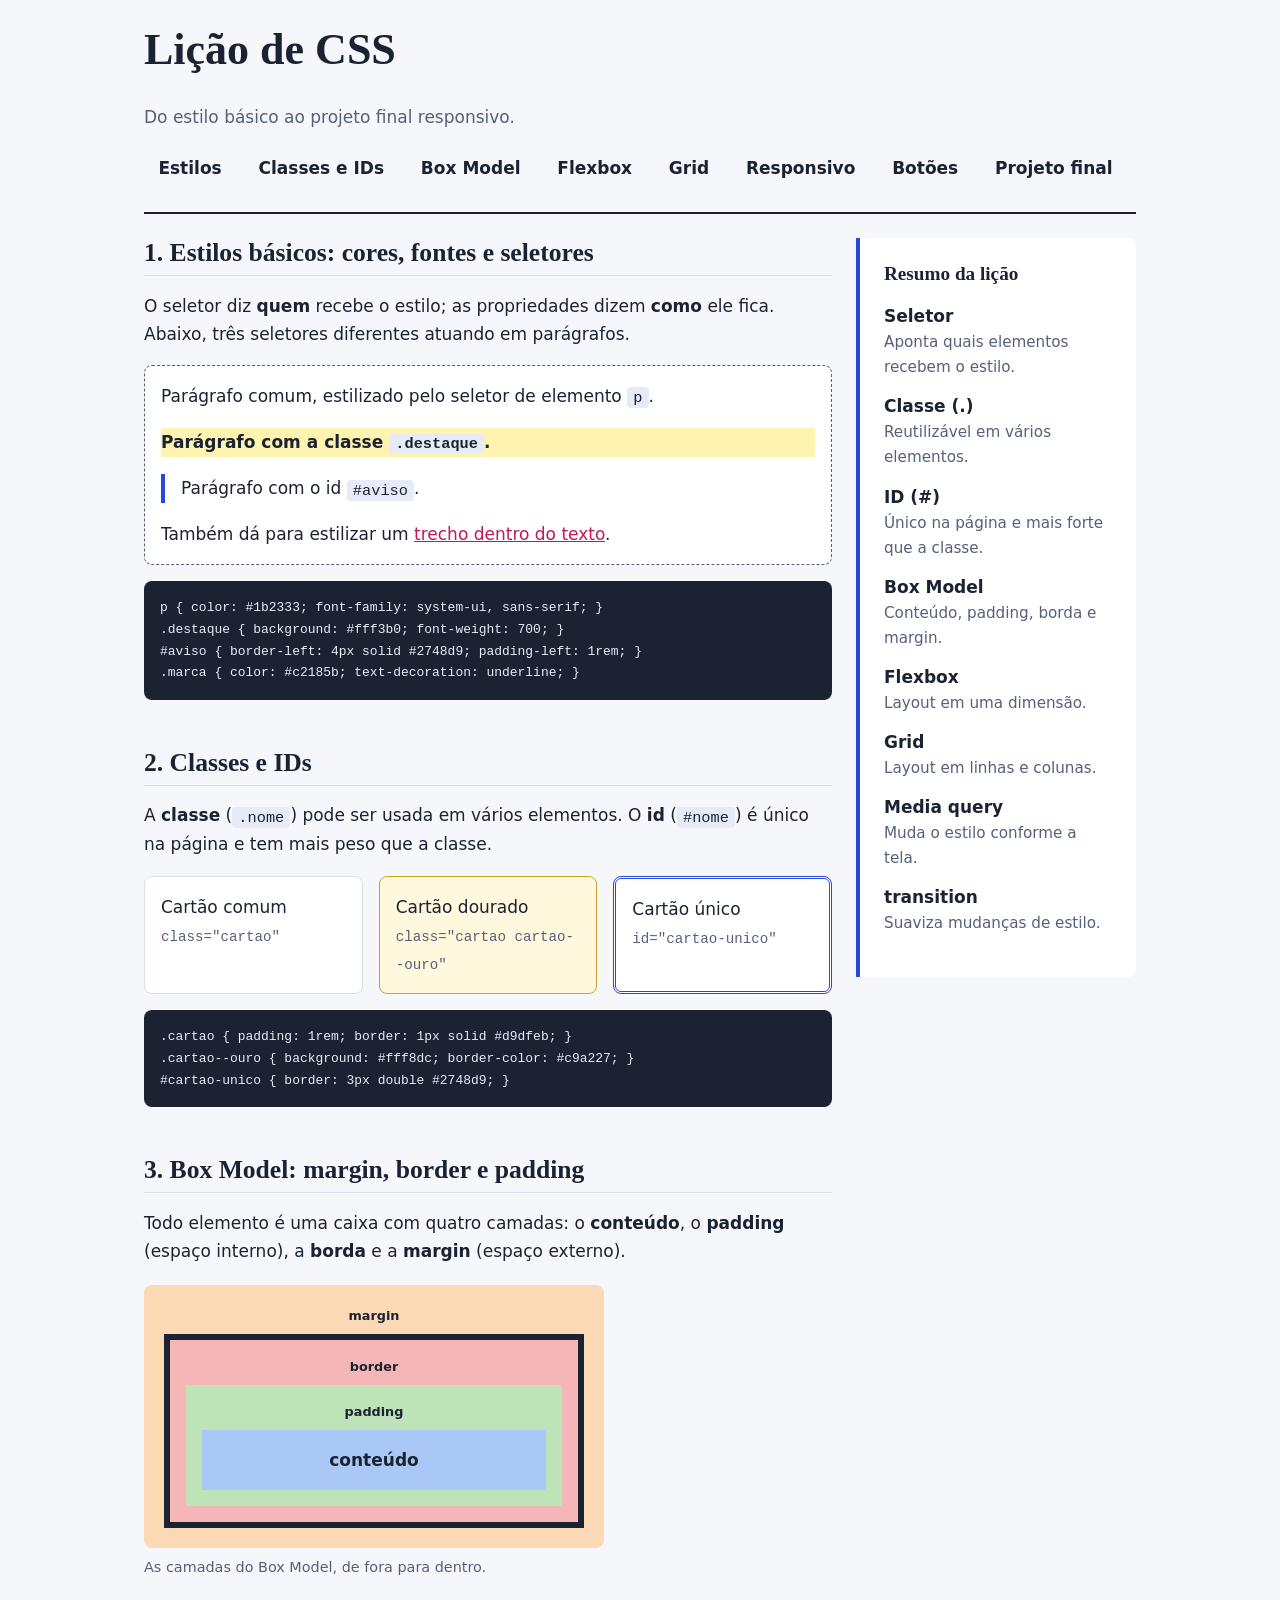
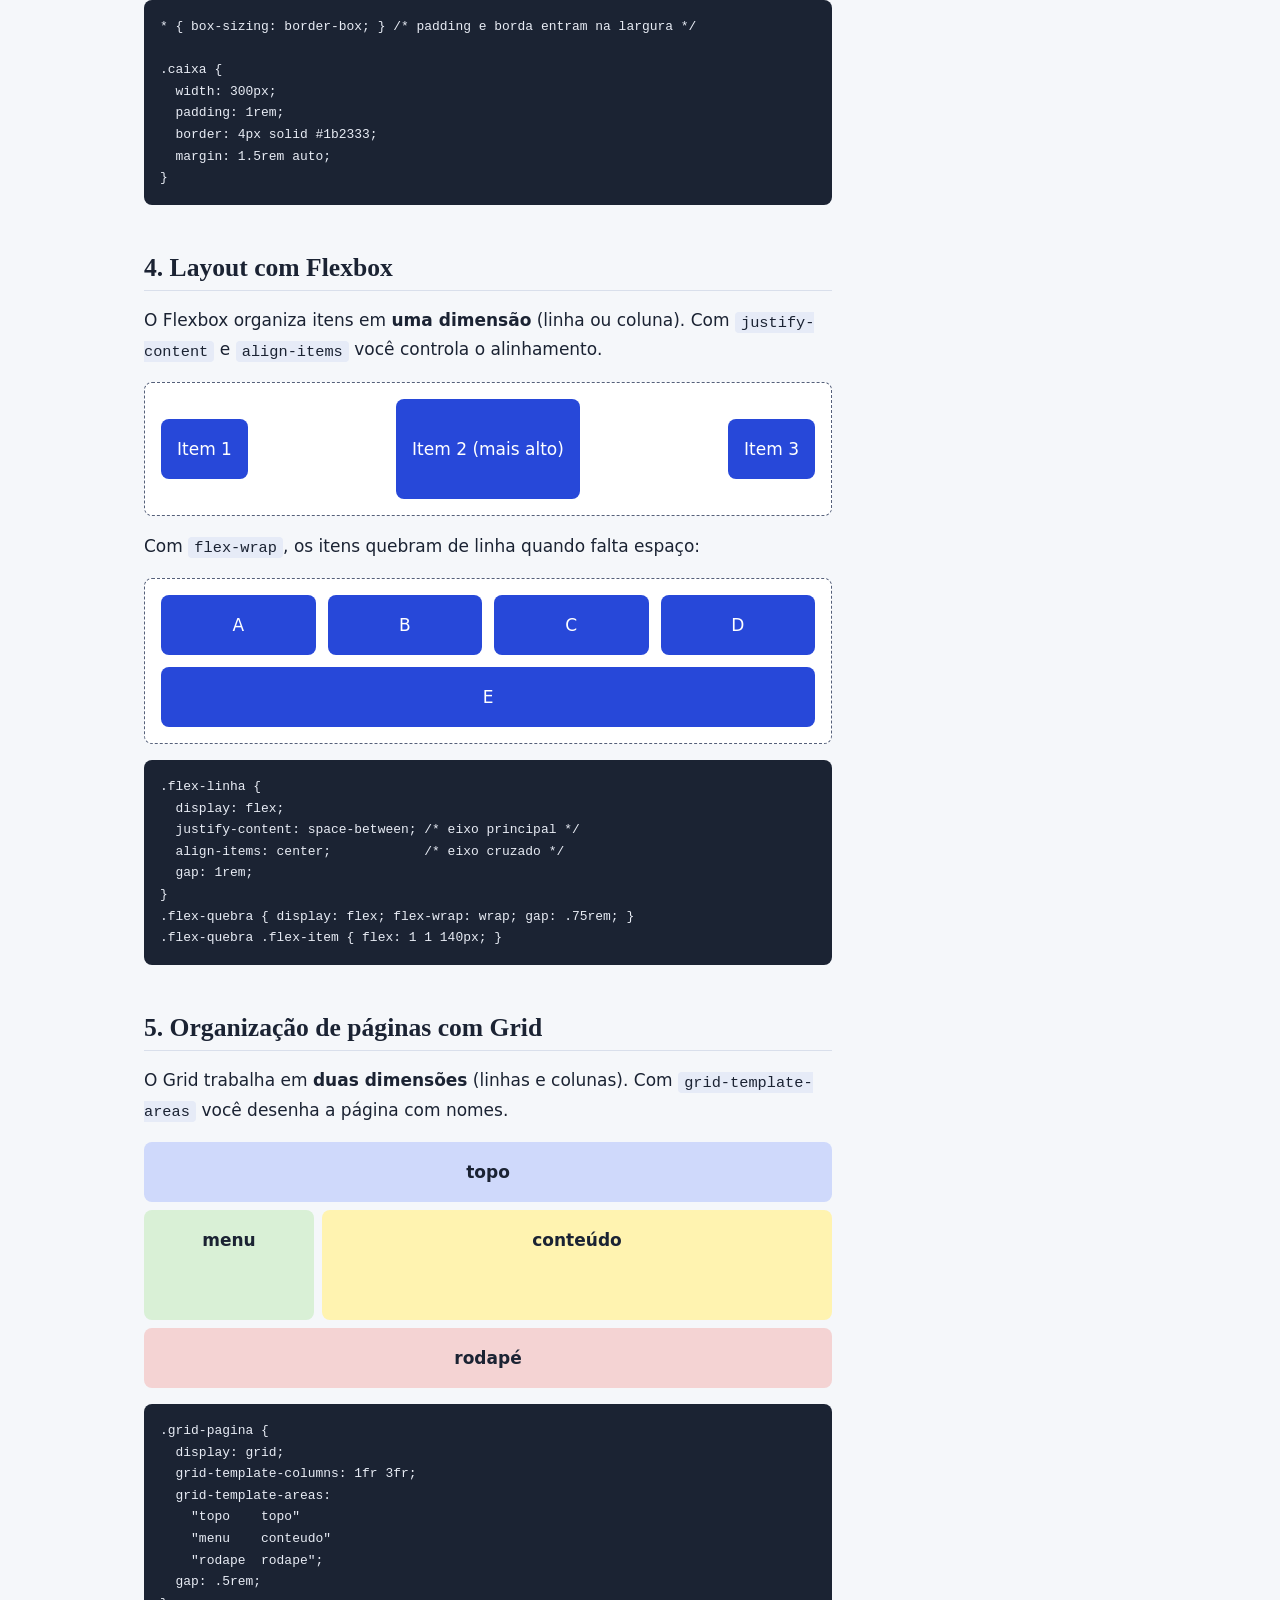
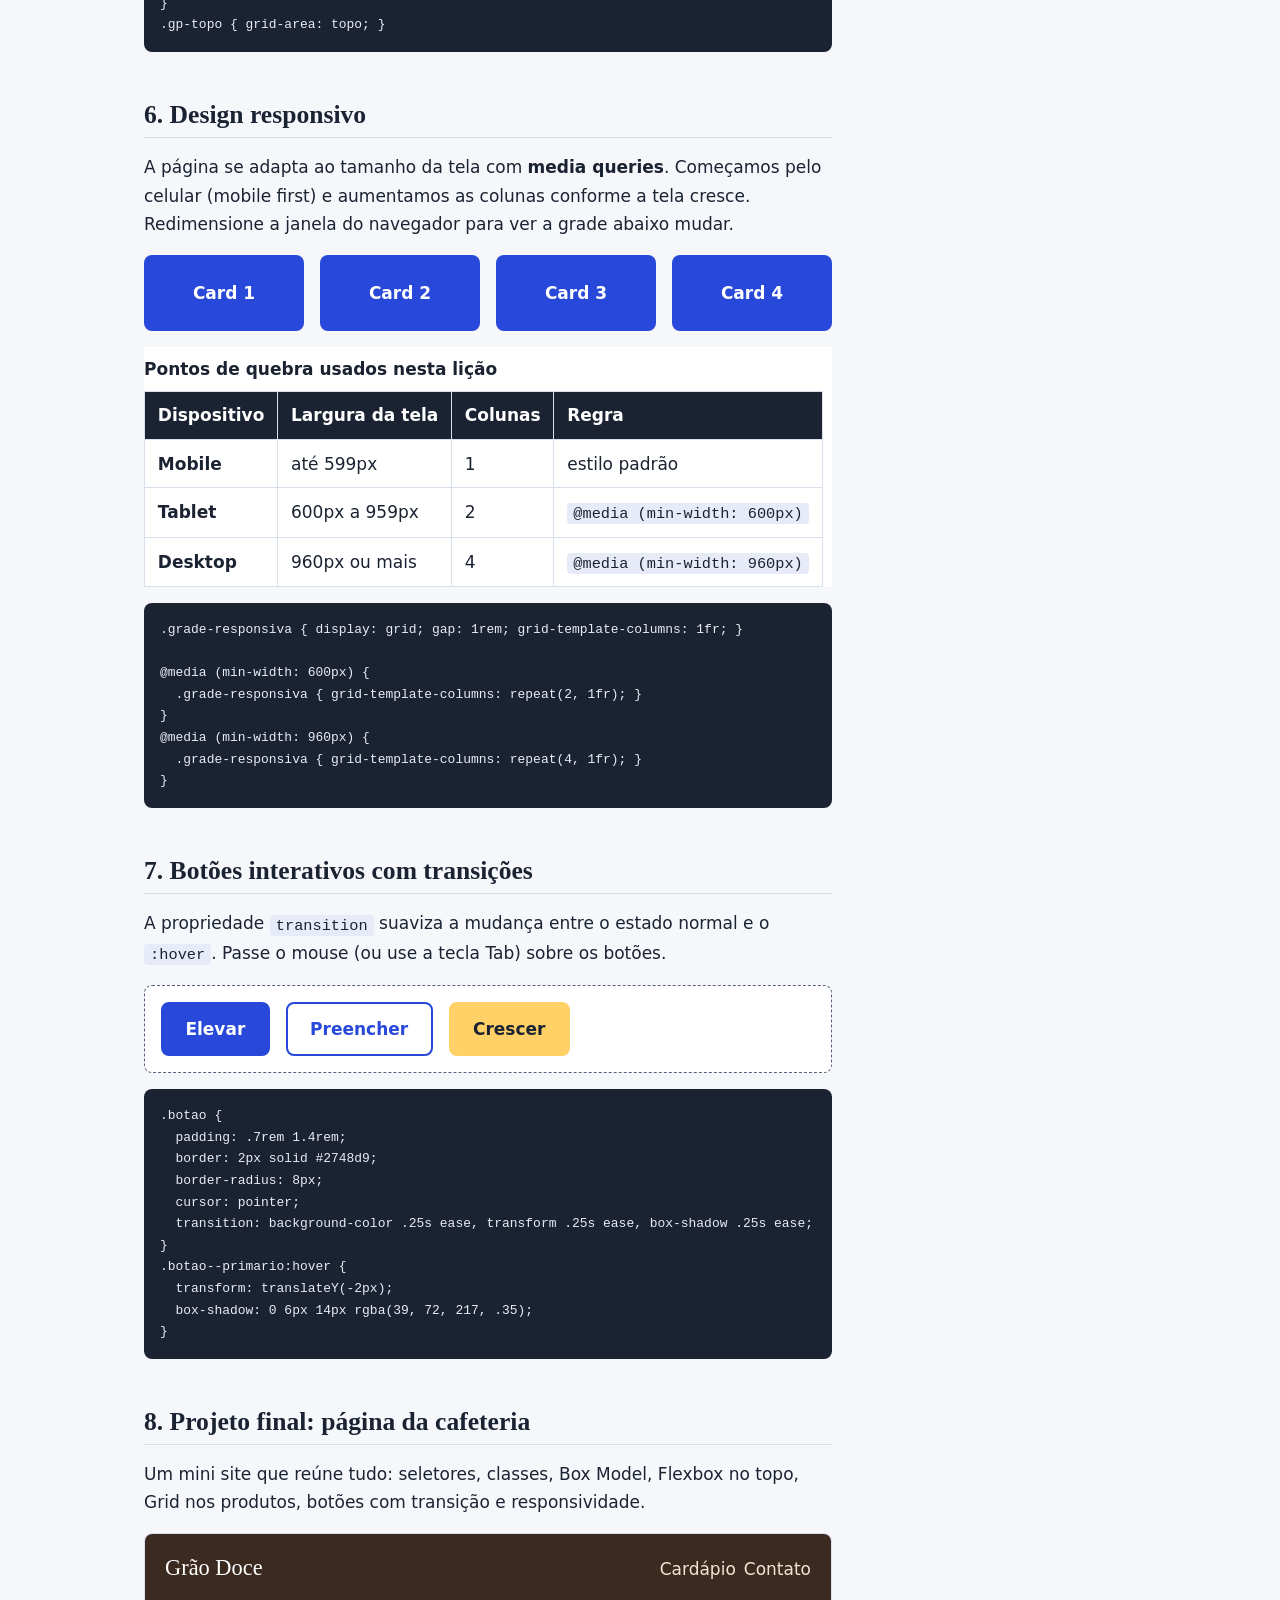
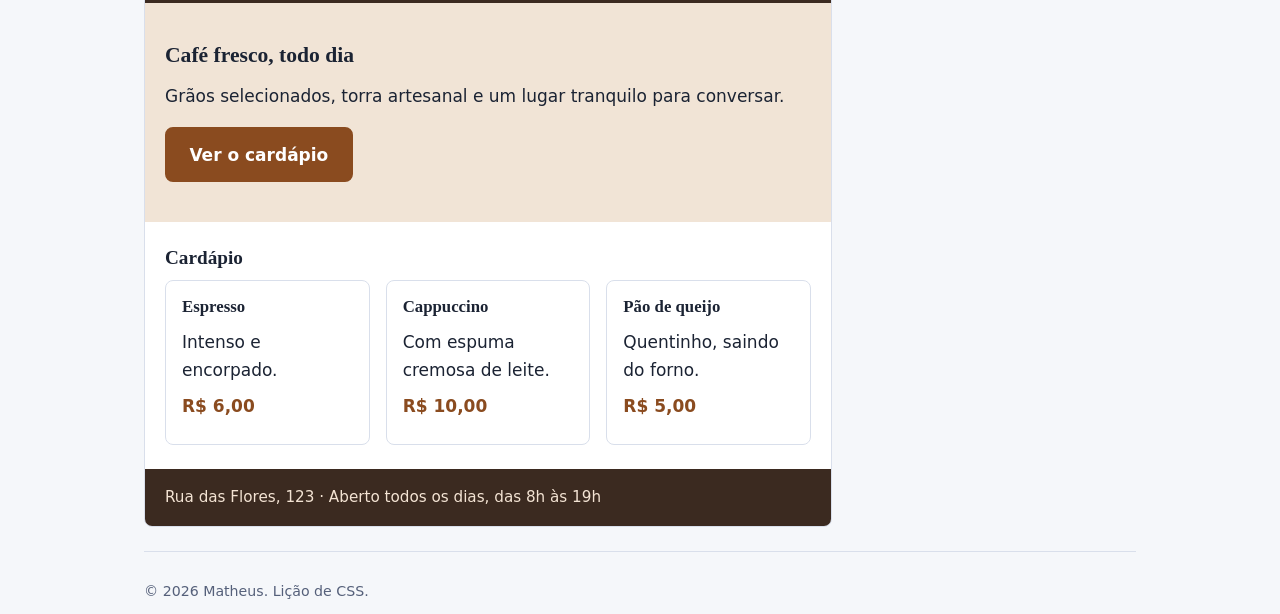
<file: Módulo_06/index.html>
<!DOCTYPE html>
<html lang="pt-BR">
<head>
  <meta charset="UTF-8">
  <meta name="viewport" content="width=device-width, initial-scale=1">
  <title>Lição de CSS – do estilo básico ao layout responsivo</title>
  <link rel="stylesheet" href="style.css">
</head>
<body>

  <header>
    <h1>Lição de CSS</h1>
    <p>Do estilo básico ao projeto final responsivo.</p>

    <nav aria-label="Menu da lição">
      <ul>
        <li><a href="#estilos">Estilos</a></li>
        <li><a href="#classes-ids">Classes e IDs</a></li>
        <li><a href="#box-model">Box Model</a></li>
        <li><a href="#flexbox">Flexbox</a></li>
        <li><a href="#grid">Grid</a></li>
        <li><a href="#responsivo">Responsivo</a></li>
        <li><a href="#botoes">Botões</a></li>
        <li><a href="#projeto">Projeto final</a></li>
      </ul>
    </nav>
  </header>

  <main>

    <!-- 1. ESTILOS BÁSICOS -->
    <section id="estilos">
      <h2>1. Estilos básicos: cores, fontes e seletores</h2>
      <p>
        O seletor diz <strong>quem</strong> recebe o estilo; as propriedades dizem
        <strong>como</strong> ele fica. Abaixo, três seletores diferentes atuando em parágrafos.
      </p>

      <div class="demo">
        <p>Parágrafo comum, estilizado pelo seletor de elemento <code>p</code>.</p>
        <p class="destaque">Parágrafo com a classe <code>.destaque</code>.</p>
        <p id="aviso">Parágrafo com o id <code>#aviso</code>.</p>
        <p>Também dá para estilizar um <span class="marca">trecho dentro do texto</span>.</p>
      </div>

      <pre><code>p { color: #1b2333; font-family: system-ui, sans-serif; }
.destaque { background: #fff3b0; font-weight: 700; }
#aviso { border-left: 4px solid #2748d9; padding-left: 1rem; }
.marca { color: #c2185b; text-decoration: underline; }</code></pre>
    </section>

    <!-- 2. CLASSES E IDs -->
    <section id="classes-ids">
      <h2>2. Classes e IDs</h2>
      <p>
        A <strong>classe</strong> (<code>.nome</code>) pode ser usada em vários elementos.
        O <strong>id</strong> (<code>#nome</code>) é único na página e tem mais peso que a classe.
      </p>

      <div class="cartoes">
        <div class="cartao">Cartão comum<br><small>class="cartao"</small></div>
        <div class="cartao cartao--ouro">Cartão dourado<br><small>class="cartao cartao--ouro"</small></div>
        <div class="cartao" id="cartao-unico">Cartão único<br><small>id="cartao-unico"</small></div>
      </div>

      <pre><code>.cartao { padding: 1rem; border: 1px solid #d9dfeb; }
.cartao--ouro { background: #fff8dc; border-color: #c9a227; }
#cartao-unico { border: 3px double #2748d9; }</code></pre>
    </section>

    <!-- 3. BOX MODEL -->
    <section id="box-model">
      <h2>3. Box Model: margin, border e padding</h2>
      <p>
        Todo elemento é uma caixa com quatro camadas: o <strong>conteúdo</strong>, o
        <strong>padding</strong> (espaço interno), a <strong>borda</strong> e a
        <strong>margin</strong> (espaço externo).
      </p>

      <figure>
        <div class="bm bm-margem">
          <span>margin</span>
          <div class="bm bm-borda">
            <span>border</span>
            <div class="bm bm-padding">
              <span>padding</span>
              <div class="bm bm-conteudo">conteúdo</div>
            </div>
          </div>
        </div>
        <figcaption>As camadas do Box Model, de fora para dentro.</figcaption>
      </figure>

      <pre><code>* { box-sizing: border-box; } /* padding e borda entram na largura */

.caixa {
  width: 300px;
  padding: 1rem;
  border: 4px solid #1b2333;
  margin: 1.5rem auto;
}</code></pre>
    </section>

    <!-- 4. FLEXBOX -->
    <section id="flexbox">
      <h2>4. Layout com Flexbox</h2>
      <p>
        O Flexbox organiza itens em <strong>uma dimensão</strong> (linha ou coluna).
        Com <code>justify-content</code> e <code>align-items</code> você controla o alinhamento.
      </p>

      <div class="demo">
        <div class="flex-linha">
          <div class="flex-item">Item 1</div>
          <div class="flex-item flex-item--alto">Item 2 (mais alto)</div>
          <div class="flex-item">Item 3</div>
        </div>
      </div>

      <p>Com <code>flex-wrap</code>, os itens quebram de linha quando falta espaço:</p>

      <div class="demo">
        <div class="flex-quebra">
          <div class="flex-item">A</div>
          <div class="flex-item">B</div>
          <div class="flex-item">C</div>
          <div class="flex-item">D</div>
          <div class="flex-item">E</div>
        </div>
      </div>

      <pre><code>.flex-linha {
  display: flex;
  justify-content: space-between; /* eixo principal */
  align-items: center;            /* eixo cruzado */
  gap: 1rem;
}
.flex-quebra { display: flex; flex-wrap: wrap; gap: .75rem; }
.flex-quebra .flex-item { flex: 1 1 140px; }</code></pre>
    </section>

    <!-- 5. GRID -->
    <section id="grid">
      <h2>5. Organização de páginas com Grid</h2>
      <p>
        O Grid trabalha em <strong>duas dimensões</strong> (linhas e colunas). Com
        <code>grid-template-areas</code> você desenha a página com nomes.
      </p>

      <div class="grid-pagina">
        <div class="gp gp-topo">topo</div>
        <div class="gp gp-menu">menu</div>
        <div class="gp gp-conteudo">conteúdo</div>
        <div class="gp gp-rodape">rodapé</div>
      </div>

      <pre><code>.grid-pagina {
  display: grid;
  grid-template-columns: 1fr 3fr;
  grid-template-areas:
    "topo    topo"
    "menu    conteudo"
    "rodape  rodape";
  gap: .5rem;
}
.gp-topo { grid-area: topo; }</code></pre>
    </section>

    <!-- 6. RESPONSIVO -->
    <section id="responsivo">
      <h2>6. Design responsivo</h2>
      <p>
        A página se adapta ao tamanho da tela com <strong>media queries</strong>.
        Começamos pelo celular (mobile first) e aumentamos as colunas conforme a tela cresce.
        Redimensione a janela do navegador para ver a grade abaixo mudar.
      </p>

      <div class="grade-responsiva">
        <div class="mini-card">Card 1</div>
        <div class="mini-card">Card 2</div>
        <div class="mini-card">Card 3</div>
        <div class="mini-card">Card 4</div>
      </div>

      <table>
        <caption>Pontos de quebra usados nesta lição</caption>
        <thead>
          <tr>
            <th scope="col">Dispositivo</th>
            <th scope="col">Largura da tela</th>
            <th scope="col">Colunas</th>
            <th scope="col">Regra</th>
          </tr>
        </thead>
        <tbody>
          <tr>
            <th scope="row">Mobile</th>
            <td>até 599px</td>
            <td>1</td>
            <td>estilo padrão</td>
          </tr>
          <tr>
            <th scope="row">Tablet</th>
            <td>600px a 959px</td>
            <td>2</td>
            <td><code>@media (min-width: 600px)</code></td>
          </tr>
          <tr>
            <th scope="row">Desktop</th>
            <td>960px ou mais</td>
            <td>4</td>
            <td><code>@media (min-width: 960px)</code></td>
          </tr>
        </tbody>
      </table>

      <pre><code>.grade-responsiva { display: grid; gap: 1rem; grid-template-columns: 1fr; }

@media (min-width: 600px) {
  .grade-responsiva { grid-template-columns: repeat(2, 1fr); }
}
@media (min-width: 960px) {
  .grade-responsiva { grid-template-columns: repeat(4, 1fr); }
}</code></pre>
    </section>

    <!-- 7. BOTÕES -->
    <section id="botoes">
      <h2>7. Botões interativos com transições</h2>
      <p>
        A propriedade <code>transition</code> suaviza a mudança entre o estado normal e o
        <code>:hover</code>. Passe o mouse (ou use a tecla Tab) sobre os botões.
      </p>

      <div class="demo botoes">
        <button type="button" class="botao botao--primario">Elevar</button>
        <button type="button" class="botao botao--contorno">Preencher</button>
        <button type="button" class="botao botao--crescer">Crescer</button>
      </div>

      <pre><code>.botao {
  padding: .7rem 1.4rem;
  border: 2px solid #2748d9;
  border-radius: 8px;
  cursor: pointer;
  transition: background-color .25s ease, transform .25s ease, box-shadow .25s ease;
}
.botao--primario:hover {
  transform: translateY(-2px);
  box-shadow: 0 6px 14px rgba(39, 72, 217, .35);
}</code></pre>
    </section>

    <!-- 8. PROJETO FINAL -->
    <section id="projeto">
      <h2>8. Projeto final: página da cafeteria</h2>
      <p>
        Um mini site que reúne tudo: seletores, classes, Box Model, Flexbox no topo,
        Grid nos produtos, botões com transição e responsividade.
      </p>

      <article class="projeto">
        <header class="projeto-topo">
          <p class="projeto-logo">Grão Doce</p>
          <nav aria-label="Menu da cafeteria">
            <ul>
              <li><a href="#projeto-cardapio">Cardápio</a></li>
              <li><a href="#projeto-contato">Contato</a></li>
            </ul>
          </nav>
        </header>

        <section class="projeto-hero">
          <h3>Café fresco, todo dia</h3>
          <p>Grãos selecionados, torra artesanal e um lugar tranquilo para conversar.</p>
          <button type="button" class="botao botao--cafe">Ver o cardápio</button>
        </section>

        <section class="projeto-cardapio" id="projeto-cardapio">
          <h4>Cardápio</h4>
          <div class="produtos">
            <div class="produto">
              <h5>Espresso</h5>
              <p>Intenso e encorpado.</p>
              <p class="produto-preco">R$ 6,00</p>
            </div>
            <div class="produto">
              <h5>Cappuccino</h5>
              <p>Com espuma cremosa de leite.</p>
              <p class="produto-preco">R$ 10,00</p>
            </div>
            <div class="produto">
              <h5>Pão de queijo</h5>
              <p>Quentinho, saindo do forno.</p>
              <p class="produto-preco">R$ 5,00</p>
            </div>
          </div>
        </section>

        <footer class="projeto-rodape" id="projeto-contato">
          <p>Rua das Flores, 123 · Aberto todos os dias, das 8h às 19h</p>
        </footer>
      </article>
    </section>

  </main>

  <aside>
    <h2>Resumo da lição</h2>
    <dl>
      <dt>Seletor</dt>
      <dd>Aponta quais elementos recebem o estilo.</dd>

      <dt>Classe (.)</dt>
      <dd>Reutilizável em vários elementos.</dd>

      <dt>ID (#)</dt>
      <dd>Único na página e mais forte que a classe.</dd>

      <dt>Box Model</dt>
      <dd>Conteúdo, padding, borda e margin.</dd>

      <dt>Flexbox</dt>
      <dd>Layout em uma dimensão.</dd>

      <dt>Grid</dt>
      <dd>Layout em linhas e colunas.</dd>

      <dt>Media query</dt>
      <dd>Muda o estilo conforme a tela.</dd>

      <dt>transition</dt>
      <dd>Suaviza mudanças de estilo.</dd>
    </dl>
  </aside>

  <footer>
    <p><small>&copy; 2026 Matheus. Lição de CSS.</small></p>
  </footer>

</body>
</html>
</file>
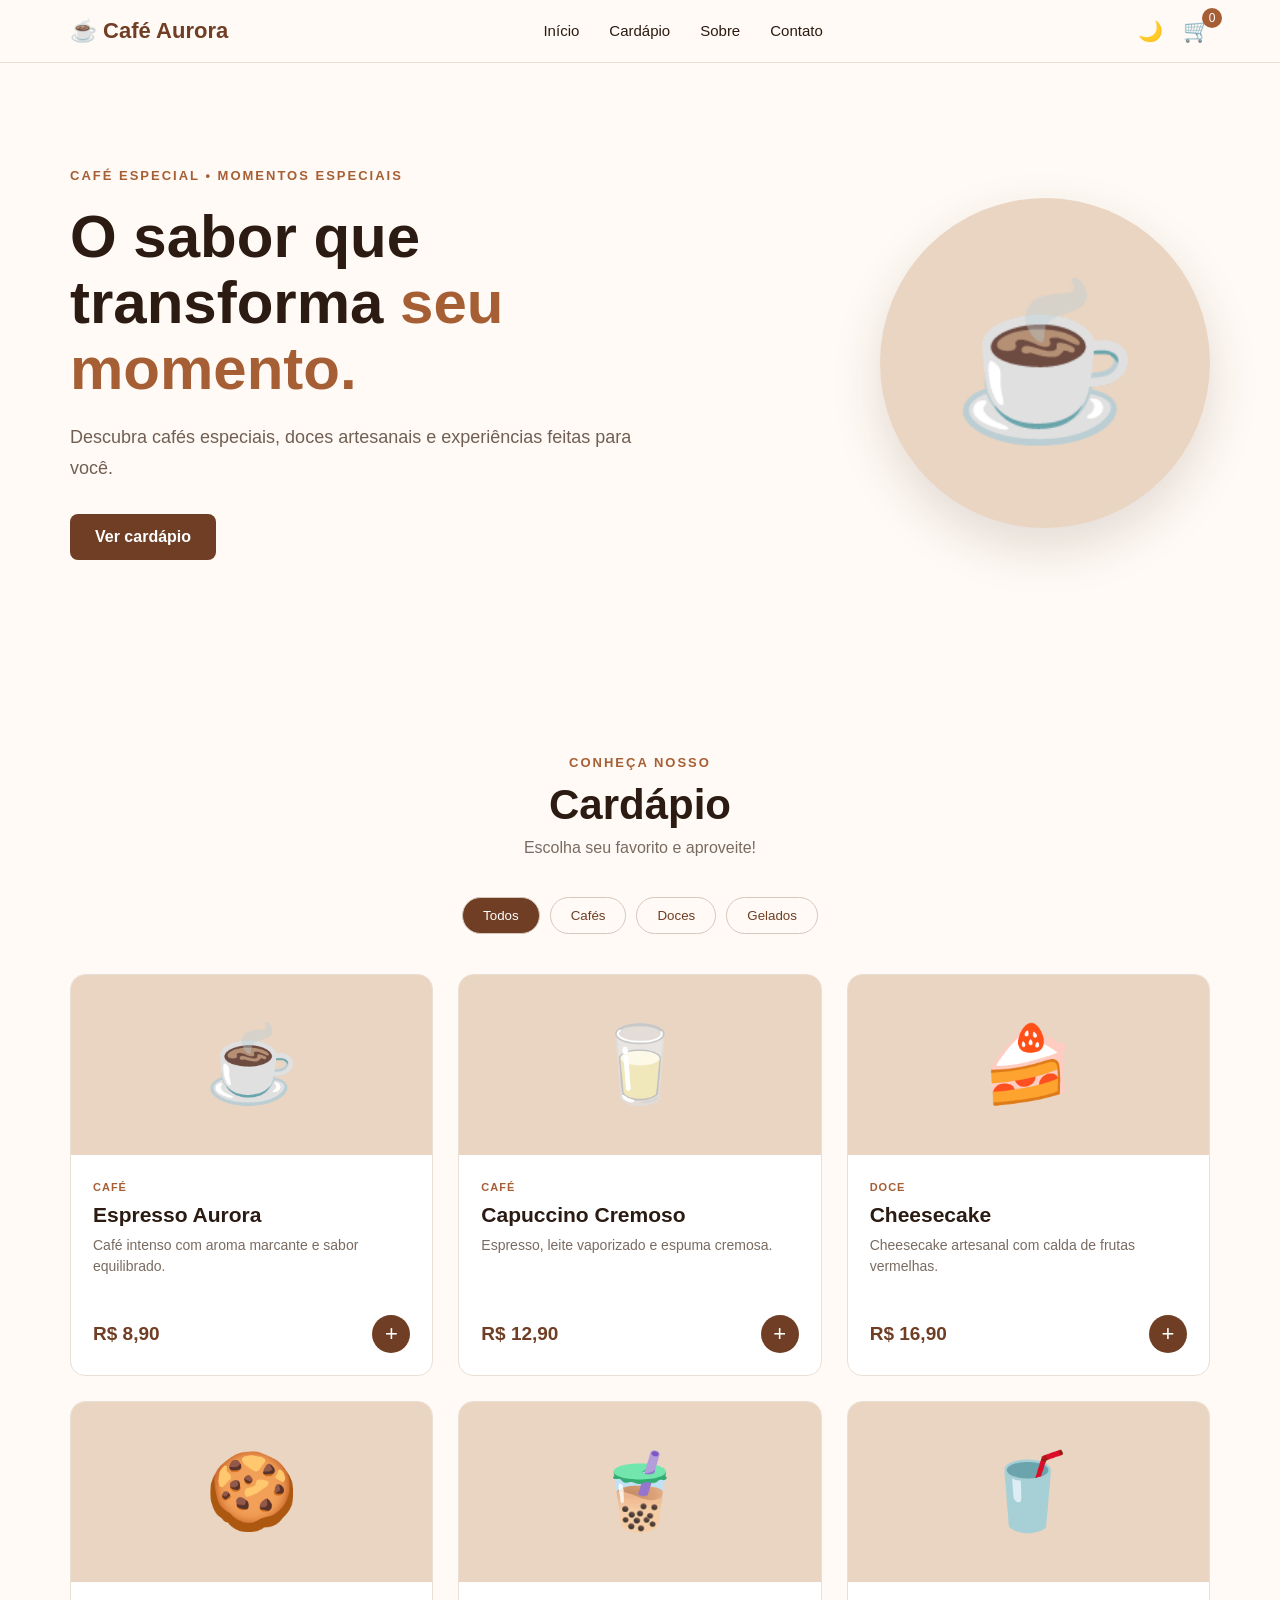
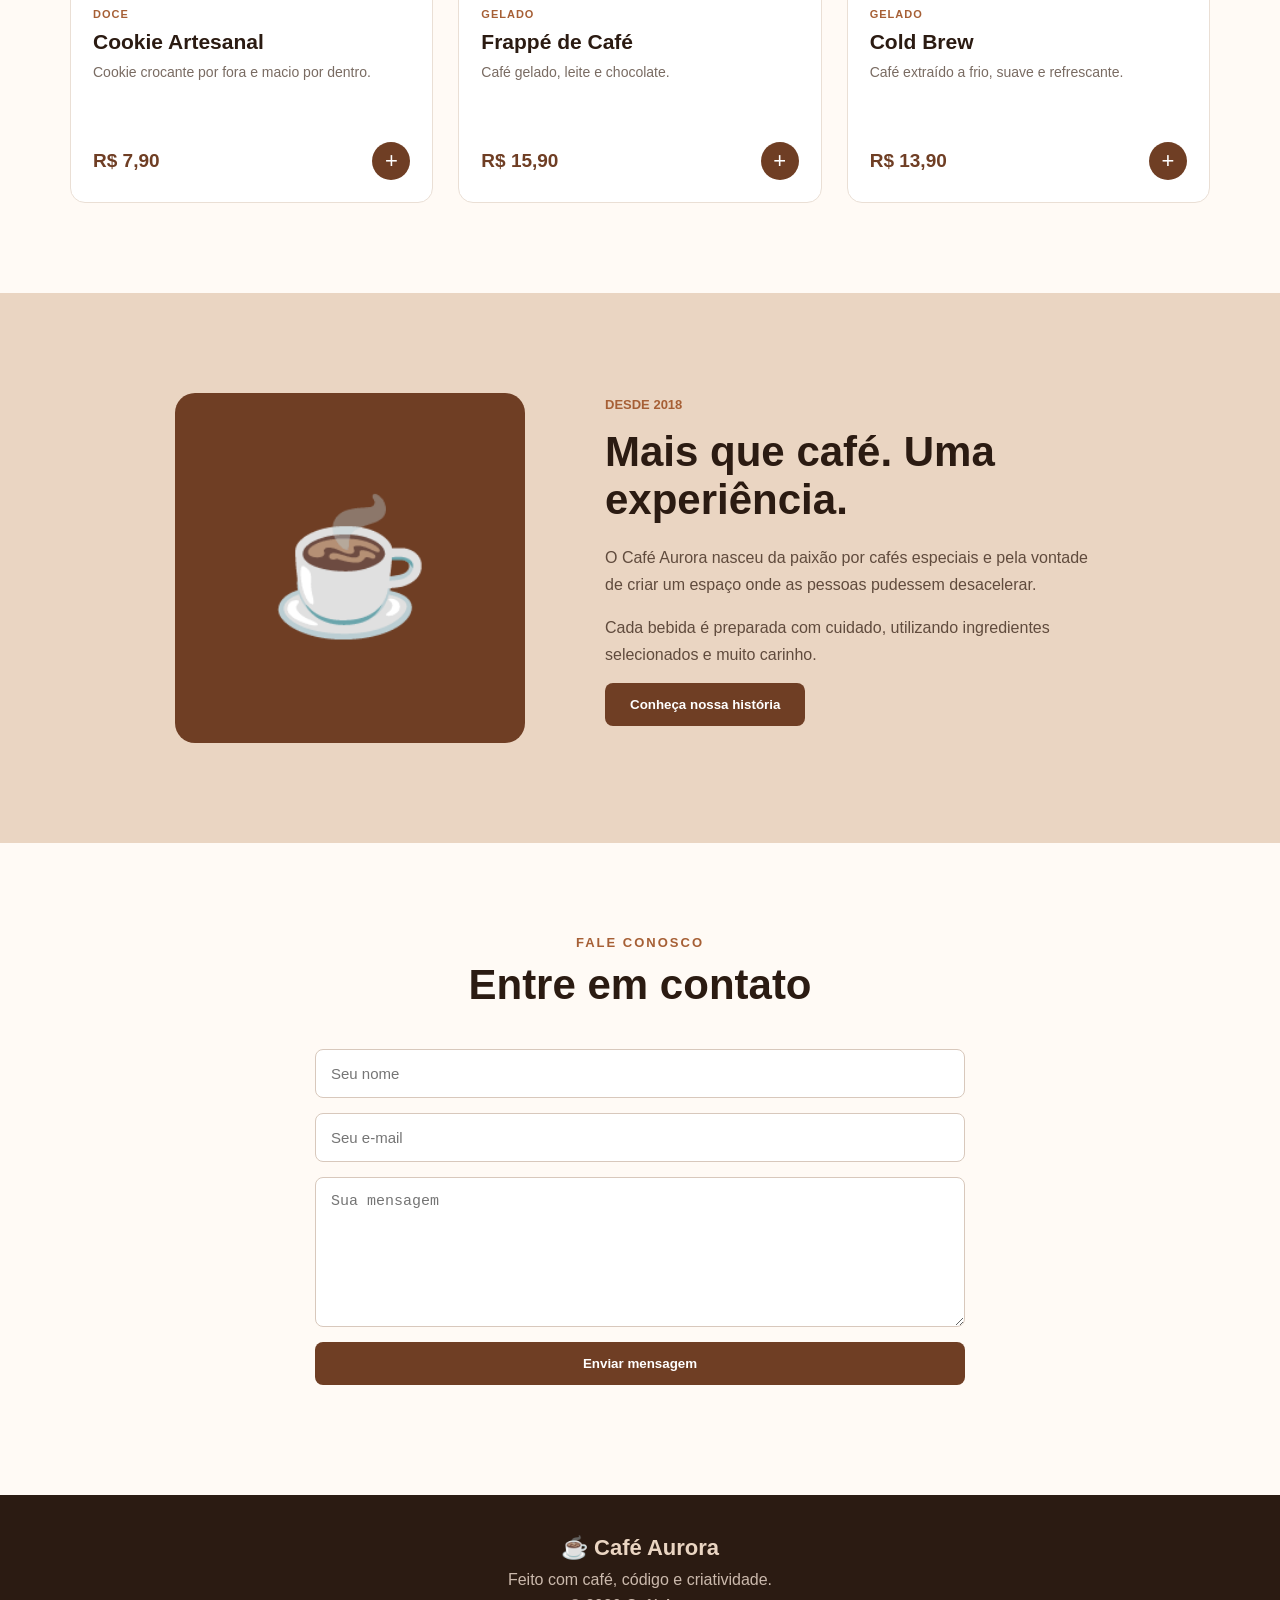
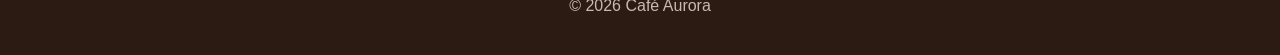
<file: Módulo_08/index.html>
<!DOCTYPE html>
<html lang="pt-BR">
<head>
    <meta charset="UTF-8">
    <meta name="viewport" content="width=device-width, initial-scale=1.0">

    <title>Café Aurora</title>

    <link rel="stylesheet" href="style.css">
</head>

<body>

    <!-- CABEÇALHO -->
    <header>
        <nav class="navbar">

            <div class="logo">
                ☕ Café Aurora
            </div>

            <ul class="menu">
                <li><a href="#inicio">Início</a></li>
                <li><a href="#cardapio">Cardápio</a></li>
                <li><a href="#sobre">Sobre</a></li>
                <li><a href="#contato">Contato</a></li>
            </ul>

            <div class="acoes">
                <button id="temaBtn">🌙</button>

                <div class="carrinho">
                    🛒
                    <span id="contador">0</span>
                </div>
            </div>

        </nav>
    </header>


    <!-- BANNER -->
    <main>

        <section id="inicio" class="hero">

            <div class="hero-texto">

                <span class="subtitulo">
                    CAFÉ ESPECIAL • MOMENTOS ESPECIAIS
                </span>

                <h1>
                    O sabor que transforma
                    <span>seu momento.</span>
                </h1>

                <p>
                    Descubra cafés especiais, doces artesanais
                    e experiências feitas para você.
                </p>

                <a href="#cardapio" class="botao">
                    Ver cardápio
                </a>

            </div>

            <div class="hero-cafe">
                ☕
            </div>

        </section>


        <!-- CARDÁPIO -->
        <section id="cardapio" class="cardapio">

            <div class="titulo-secao">

                <span>CONHEÇA NOSSO</span>

                <h2>Cardápio</h2>

                <p>
                    Escolha seu favorito e aproveite!
                </p>

            </div>


            <!-- FILTROS -->
            <div class="filtros">

                <button class="filtro ativo" data-categoria="todos">
                    Todos
                </button>

                <button class="filtro" data-categoria="cafe">
                    Cafés
                </button>

                <button class="filtro" data-categoria="doce">
                    Doces
                </button>

                <button class="filtro" data-categoria="gelado">
                    Gelados
                </button>

            </div>


            <!-- PRODUTOS -->
            <div id="produtos" class="produtos">

                <div class="produto" data-categoria="cafe">

                    <div class="imagem-produto">
                        ☕
                    </div>

                    <div class="produto-info">

                        <span class="categoria">
                            CAFÉ
                        </span>

                        <h3>Espresso Aurora</h3>

                        <p>
                            Café intenso com aroma marcante
                            e sabor equilibrado.
                        </p>

                        <div class="produto-final">

                            <strong>R$ 8,90</strong>

                            <button class="adicionar">
                                +
                            </button>

                        </div>

                    </div>

                </div>


                <div class="produto" data-categoria="cafe">

                    <div class="imagem-produto">
                        🥛
                    </div>

                    <div class="produto-info">

                        <span class="categoria">
                            CAFÉ
                        </span>

                        <h3>Capuccino Cremoso</h3>

                        <p>
                            Espresso, leite vaporizado
                            e espuma cremosa.
                        </p>

                        <div class="produto-final">

                            <strong>R$ 12,90</strong>

                            <button class="adicionar">
                                +
                            </button>

                        </div>

                    </div>

                </div>


                <div class="produto" data-categoria="doce">

                    <div class="imagem-produto">
                        🍰
                    </div>

                    <div class="produto-info">

                        <span class="categoria">
                            DOCE
                        </span>

                        <h3>Cheesecake</h3>

                        <p>
                            Cheesecake artesanal com
                            calda de frutas vermelhas.
                        </p>

                        <div class="produto-final">

                            <strong>R$ 16,90</strong>

                            <button class="adicionar">
                                +
                            </button>

                        </div>

                    </div>

                </div>


                <div class="produto" data-categoria="doce">

                    <div class="imagem-produto">
                        🍪
                    </div>

                    <div class="produto-info">

                        <span class="categoria">
                            DOCE
                        </span>

                        <h3>Cookie Artesanal</h3>

                        <p>
                            Cookie crocante por fora
                            e macio por dentro.
                        </p>

                        <div class="produto-final">

                            <strong>R$ 7,90</strong>

                            <button class="adicionar">
                                +
                            </button>

                        </div>

                    </div>

                </div>


                <div class="produto" data-categoria="gelado">

                    <div class="imagem-produto">
                        🧋
                    </div>

                    <div class="produto-info">

                        <span class="categoria">
                            GELADO
                        </span>

                        <h3>Frappé de Café</h3>

                        <p>
                            Café gelado, leite e
                            chocolate.
                        </p>

                        <div class="produto-final">

                            <strong>R$ 15,90</strong>

                            <button class="adicionar">
                                +
                            </button>

                        </div>

                    </div>

                </div>


                <div class="produto" data-categoria="gelado">

                    <div class="imagem-produto">
                        🥤
                    </div>

                    <div class="produto-info">

                        <span class="categoria">
                            GELADO
                        </span>

                        <h3>Cold Brew</h3>

                        <p>
                            Café extraído a frio,
                            suave e refrescante.
                        </p>

                        <div class="produto-final">

                            <strong>R$ 13,90</strong>

                            <button class="adicionar">
                                +
                            </button>

                        </div>

                    </div>

                </div>

            </div>

        </section>


        <!-- SOBRE -->
        <section id="sobre" class="sobre">

            <div class="sobre-imagem">
                ☕
            </div>

            <div class="sobre-texto">

                <span>DESDE 2018</span>

                <h2>
                    Mais que café.
                    Uma experiência.
                </h2>

                <p>
                    O Café Aurora nasceu da paixão por cafés
                    especiais e pela vontade de criar um espaço
                    onde as pessoas pudessem desacelerar.
                </p>

                <p>
                    Cada bebida é preparada com cuidado,
                    utilizando ingredientes selecionados
                    e muito carinho.
                </p>

                <button id="mensagemBtn" class="botao">
                    Conheça nossa história
                </button>

                <p id="mensagem"></p>

            </div>

        </section>


        <!-- CONTATO -->
        <section id="contato" class="contato">

            <div class="titulo-secao">

                <span>FALE CONOSCO</span>

                <h2>Entre em contato</h2>

            </div>

            <form id="formulario">

                <input
                    type="text"
                    id="nome"
                    placeholder="Seu nome"
                    required
                >

                <input
                    type="email"
                    id="email"
                    placeholder="Seu e-mail"
                    required
                >

                <textarea
                    id="mensagemContato"
                    placeholder="Sua mensagem"
                    required
                ></textarea>

                <button type="submit" class="botao">
                    Enviar mensagem
                </button>

            </form>

            <p id="resposta"></p>

        </section>

    </main>


    <!-- RODAPÉ -->
    <footer>

        <div class="logo">
            ☕ Café Aurora
        </div>

        <p>
            Feito com café, código e criatividade.
        </p>

        <p>
            © 2026 Café Aurora
        </p>

    </footer>


    <script src="script.js"></script>

</body>
</html>
</file>
<file: Módulo_06/style.css>
/* ==========================================================
   Lição de CSS
   1. Variáveis  2. Reset  3. Base  4. Layout da página
   5. Seções da lição  6. Botões  7. Projeto final  8. Acessibilidade
   ========================================================== */

/* ---------- 1. Variáveis ---------- */
:root {
  --cor-fundo: #f5f7fa;
  --cor-superficie: #ffffff;
  --cor-texto: #1b2333;
  --cor-texto-suave: #55607a;
  --cor-destaque: #2748d9;
  --cor-destaque-escura: #1c34a3;
  --cor-borda: #d9dfeb;

  --fonte-texto: system-ui, -apple-system, "Segoe UI", Roboto, sans-serif;
  --fonte-titulo: Georgia, "Times New Roman", serif;
  --fonte-codigo: ui-monospace, Menlo, Consolas, monospace;

  --raio: 8px;
  --espaco: 1.5rem;
}

/* ---------- 2. Reset ---------- */
*,
*::before,
*::after {
  box-sizing: border-box;
}

body {
  margin: 0;
}

img {
  display: block;
  max-width: 100%;
  height: auto;
}

/* ---------- 3. Base ---------- */
body {
  font-family: var(--fonte-texto);
  font-size: 1.0625rem;
  line-height: 1.65;
  color: var(--cor-texto);
  background: var(--cor-fundo);
}

h1, h2, h3, h4, h5 {
  font-family: var(--fonte-titulo);
  line-height: 1.2;
  margin: 0 0 0.6em;
}

h1 { font-size: clamp(2rem, 5vw, 2.75rem); }
h2 { font-size: 1.6rem; }
h3 { font-size: 1.35rem; }
h4 { font-size: 1.2rem; }
h5 { font-size: 1.05rem; }

p {
  margin: 0 0 1em;
  max-width: 68ch;
}

a {
  color: var(--cor-destaque);
  text-underline-offset: 3px;
}

a:hover {
  color: var(--cor-destaque-escura);
}

:focus-visible {
  outline: 3px solid var(--cor-destaque);
  outline-offset: 2px;
}

/* Código */
code {
  font-family: var(--fonte-codigo);
  font-size: 0.9em;
}

:not(pre) > code {
  padding: 0.1em 0.4em;
  background: #e6ebf7;
  border-radius: 4px;
}

pre {
  margin: 1rem 0 0;
  padding: 1rem;
  overflow-x: auto;
  color: #e8ecf5;
  background: var(--cor-texto);
  border-radius: var(--raio);
  font-size: 0.9rem;
  line-height: 1.5;
}

/* ---------- 4. Layout da página (Grid) ---------- */
body {
  display: grid;
  grid-template-columns: minmax(0, 1fr);
  gap: var(--espaco);
  max-width: 1040px;
  margin-inline: auto;
  padding: var(--espaco);
}

@media (min-width: 900px) {
  body {
    grid-template-columns: minmax(0, 1fr) 280px;
    align-items: start;
  }

  body > header,
  body > footer {
    grid-column: 1 / -1;
  }

  aside {
    position: sticky;
    top: var(--espaco);
  }
}

/* Cabeçalho e menu (Flexbox) */
body > header {
  padding-bottom: var(--espaco);
  border-bottom: 2px solid var(--cor-texto);
}

body > header p {
  color: var(--cor-texto-suave);
  margin-bottom: 1rem;
}

nav ul {
  display: flex;
  flex-wrap: wrap;
  gap: 0.5rem;
  margin: 0;
  padding: 0;
  list-style: none;
}

body > header nav a {
  display: inline-block;
  padding: 0.4rem 0.9rem;
  border-radius: var(--raio);
  color: var(--cor-texto);
  font-weight: 600;
  text-decoration: none;
}

body > header nav a:hover {
  background: var(--cor-destaque);
  color: #fff;
}

main {
  display: flex;
  flex-direction: column;
  gap: 3rem;
}

main > section > h2 {
  padding-bottom: 0.4rem;
  border-bottom: 1px solid var(--cor-borda);
}

/* Barra lateral */
aside {
  padding: var(--espaco);
  background: var(--cor-superficie);
  border-left: 4px solid var(--cor-destaque);
  border-radius: 0 var(--raio) var(--raio) 0;
}

aside h2 {
  font-size: 1.2rem;
}

dt {
  font-weight: 700;
}

dd {
  margin: 0 0 0.75rem;
  color: var(--cor-texto-suave);
  font-size: 0.95rem;
}

/* Rodapé */
body > footer {
  padding-top: var(--espaco);
  border-top: 1px solid var(--cor-borda);
  color: var(--cor-texto-suave);
}

body > footer p {
  margin: 0;
}

/* ---------- 5. Seções da lição ---------- */

/* Área de demonstração */
.demo {
  margin: 1rem 0;
  padding: 1rem;
  background: var(--cor-superficie);
  border: 1px dashed var(--cor-texto-suave);
  border-radius: var(--raio);
}

.demo p:last-child {
  margin-bottom: 0;
}

/* 1. Seletores */
.destaque {
  background: #fff3b0;
  font-weight: 700;
}

#aviso {
  padding-left: 1rem;
  border-left: 4px solid var(--cor-destaque);
}

.marca {
  color: #c2185b;
  text-decoration: underline;
}

/* 2. Classes e IDs */
.cartoes {
  display: flex;
  flex-wrap: wrap;
  gap: 1rem;
  margin: 1rem 0;
}

.cartao {
  flex: 1 1 160px;
  padding: 1rem;
  background: var(--cor-superficie);
  border: 1px solid var(--cor-borda);
  border-radius: var(--raio);
}

.cartao--ouro {
  background: #fff8dc;
  border-color: #c9a227;
}

#cartao-unico {
  border: 3px double var(--cor-destaque);
}

.cartao small {
  color: var(--cor-texto-suave);
  font-family: var(--fonte-codigo);
}

/* 3. Box Model */
figure {
  margin: 1.25rem 0;
}

figcaption {
  margin-top: 0.5rem;
  font-size: 0.9rem;
  color: var(--cor-texto-suave);
}

.bm {
  padding: 1rem;
  text-align: center;
}

.bm > span {
  display: block;
  margin-bottom: 0.5rem;
  font-size: 0.8rem;
  font-weight: 700;
}

.bm-margem {
  max-width: 460px;
  padding: 1.25rem;
  background: #fbd9b5;
  border-radius: var(--raio);
}

.bm-borda {
  background: #f4b6b6;
  border: 6px solid var(--cor-texto);
}

.bm-padding {
  background: #bfe3b8;
}

.bm-conteudo {
  padding: 1rem;
  background: #a9c8f5;
  font-weight: 700;
}

/* 4. Flexbox */
.flex-linha {
  display: flex;
  justify-content: space-between;
  align-items: center;
  gap: 1rem;
}

.flex-quebra {
  display: flex;
  flex-wrap: wrap;
  gap: 0.75rem;
}

.flex-quebra .flex-item {
  flex: 1 1 140px;
}

.flex-item {
  padding: 1rem;
  color: #fff;
  background: var(--cor-destaque);
  border-radius: var(--raio);
  text-align: center;
}

.flex-item--alto {
  padding-block: 2.25rem;
}

/* 5. Grid (mobile primeiro: uma coluna) */
.grid-pagina {
  display: grid;
  grid-template-columns: 1fr;
  grid-template-areas:
    "topo"
    "menu"
    "conteudo"
    "rodape";
  gap: 0.5rem;
  margin: 1rem 0;
}

.gp {
  padding: 1rem;
  border-radius: var(--raio);
  text-align: center;
  font-weight: 700;
}

.gp-topo     { grid-area: topo;     background: #cfd9fb; }
.gp-menu     { grid-area: menu;     background: #d9f0d6; }
.gp-conteudo { grid-area: conteudo; background: #fff3b0; min-height: 110px; }
.gp-rodape   { grid-area: rodape;   background: #f4d3d3; }

@media (min-width: 600px) {
  .grid-pagina {
    grid-template-columns: 1fr 3fr;
    grid-template-areas:
      "topo   topo"
      "menu   conteudo"
      "rodape rodape";
  }
}

/* 6. Responsivo */
.grade-responsiva {
  display: grid;
  grid-template-columns: 1fr;
  gap: 1rem;
  margin: 1rem 0;
}

.mini-card {
  padding: 1.5rem 1rem;
  color: #fff;
  background: var(--cor-destaque);
  border-radius: var(--raio);
  text-align: center;
  font-weight: 700;
}

@media (min-width: 600px) {
  .grade-responsiva {
    grid-template-columns: repeat(2, 1fr);
  }
}

@media (min-width: 960px) {
  .grade-responsiva {
    grid-template-columns: repeat(4, 1fr);
  }
}

/* Tabela (com rolagem própria em telas pequenas) */
table {
  display: block;
  width: 100%;
  margin-top: 1rem;
  overflow-x: auto;
  border-collapse: collapse;
  background: var(--cor-superficie);
}

caption {
  padding: 0.5rem 0;
  text-align: left;
  font-weight: 700;
}

th,
td {
  padding: 0.6rem 0.8rem;
  border: 1px solid var(--cor-borda);
  text-align: left;
  white-space: nowrap;
}

thead th {
  background: var(--cor-texto);
  color: #fff;
}

/* ---------- 6. Botões com transição ---------- */
.botoes {
  display: flex;
  flex-wrap: wrap;
  gap: 1rem;
}

.botao {
  padding: 0.7rem 1.4rem;
  font: inherit;
  font-weight: 600;
  border: 2px solid var(--cor-destaque);
  border-radius: var(--raio);
  cursor: pointer;
  transition:
    background-color 0.25s ease,
    color 0.25s ease,
    transform 0.25s ease,
    box-shadow 0.25s ease;
}

.botao--primario {
  color: #fff;
  background: var(--cor-destaque);
}

.botao--primario:hover {
  background: var(--cor-destaque-escura);
  transform: translateY(-2px);
  box-shadow: 0 6px 14px rgba(39, 72, 217, 0.35);
}

.botao--contorno {
  color: var(--cor-destaque);
  background: transparent;
}

.botao--contorno:hover {
  color: #fff;
  background: var(--cor-destaque);
}

.botao--crescer {
  color: var(--cor-texto);
  background: #ffd166;
  border-color: #ffd166;
}

.botao--crescer:hover {
  transform: scale(1.08);
}

.botao:active {
  transform: scale(0.97);
}

/* ---------- 7. Projeto final: cafeteria ---------- */
.projeto {
  overflow: hidden;
  background: var(--cor-superficie);
  border: 1px solid var(--cor-borda);
  border-radius: var(--raio);
}

.projeto-topo {
  display: flex;
  flex-wrap: wrap;
  justify-content: space-between;
  align-items: center;
  gap: 1rem;
  padding: 1rem 1.25rem;
  color: #fff;
  background: #3b2a20;
}

.projeto-logo {
  margin: 0;
  font-family: var(--fonte-titulo);
  font-size: 1.4rem;
}

.projeto-topo a {
  color: #f3e3d3;
  text-decoration: none;
}

.projeto-topo a:hover {
  color: #fff;
  text-decoration: underline;
}

.projeto-hero {
  padding: 2.5rem 1.25rem;
  background: #f1e4d6;
}

.botao--cafe {
  color: #fff;
  background: #8a4b1f;
  border-color: #8a4b1f;
}

.botao--cafe:hover {
  background: #6b3814;
  border-color: #6b3814;
  transform: translateY(-2px);
}

.projeto-cardapio {
  padding: 1.5rem 1.25rem;
}

.produtos {
  display: grid;
  grid-template-columns: 1fr;
  gap: 1rem;
}

@media (min-width: 600px) {
  .produtos {
    grid-template-columns: repeat(3, 1fr);
  }
}

.produto {
  padding: 1rem;
  border: 1px solid var(--cor-borda);
  border-radius: var(--raio);
  transition: transform 0.25s ease, box-shadow 0.25s ease;
}

.produto:hover {
  transform: translateY(-4px);
  box-shadow: 0 8px 18px rgba(59, 42, 32, 0.18);
}

.produto p {
  margin-bottom: 0.5rem;
}

.produto-preco {
  margin-bottom: 0;
  font-weight: 700;
  color: #8a4b1f;
}

.projeto-rodape {
  padding: 1rem 1.25rem;
  color: #f3e3d3;
  background: #3b2a20;
  font-size: 0.95rem;
}

.projeto-rodape p {
  margin: 0;
}

/* ---------- 8. Acessibilidade ---------- */
@media (prefers-reduced-motion: reduce) {
  * {
    transition: none !important;
  }
}
</file>
<file: Módulo_08/style.css>
/* =========================
   CONFIGURAÇÕES GERAIS
========================= */

* {
    margin: 0;
    padding: 0;
    box-sizing: border-box;
}

html {
    scroll-behavior: smooth;
}

body {
    font-family: Arial, Helvetica, sans-serif;
    background: #fffaf5;
    color: #2b1b12;
    transition: 0.3s;
}

a {
    text-decoration: none;
    color: inherit;
}

button {
    font-family: inherit;
    cursor: pointer;
}


/* =========================
   NAVBAR
========================= */

header {
    background: #fffaf5;
    border-bottom: 1px solid #eadfd5;
    position: sticky;
    top: 0;
    z-index: 1000;
}

.navbar {
    max-width: 1200px;
    margin: auto;
    padding: 18px 30px;

    display: flex;
    align-items: center;
    justify-content: space-between;
}

.logo {
    font-size: 22px;
    font-weight: bold;
    color: #6f3e24;
}

.menu {
    display: flex;
    gap: 30px;
    list-style: none;
}

.menu a {
    font-size: 15px;
    transition: 0.3s;
}

.menu a:hover {
    color: #a65f35;
}

.acoes {
    display: flex;
    align-items: center;
    gap: 20px;
}

.acoes button {
    background: none;
    border: none;
    font-size: 20px;
}

.carrinho {
    position: relative;
    font-size: 22px;
}

#contador {
    position: absolute;
    top: -10px;
    right: -12px;

    background: #a65f35;
    color: white;

    width: 20px;
    height: 20px;

    border-radius: 50%;

    font-size: 12px;

    display: flex;
    align-items: center;
    justify-content: center;
}


/* =========================
   HERO
========================= */

.hero {
    max-width: 1200px;
    min-height: 600px;

    margin: auto;
    padding: 70px 30px;

    display: flex;
    align-items: center;
    justify-content: space-between;
}

.hero-texto {
    max-width: 600px;
}

.subtitulo {
    color: #a65f35;
    font-size: 13px;
    font-weight: bold;
    letter-spacing: 2px;
}

.hero h1 {
    font-size: 60px;
    line-height: 1.1;
    margin: 20px 0;
}

.hero h1 span {
    color: #a65f35;
}

.hero p {
    font-size: 18px;
    line-height: 1.7;
    color: #715f54;
    margin-bottom: 30px;
}

.botao {
    display: inline-block;

    padding: 14px 25px;

    background: #6f3e24;
    color: white;

    border: none;
    border-radius: 8px;

    font-weight: bold;

    transition: 0.3s;
}

.botao:hover {
    background: #a65f35;
    transform: translateY(-2px);
}

.hero-cafe {
    width: 330px;
    height: 330px;

    border-radius: 50%;

    background: #ead5c2;

    display: flex;
    align-items: center;
    justify-content: center;

    font-size: 150px;

    box-shadow: 0 20px 50px rgba(70, 40, 20, 0.15);
}


/* =========================
   SEÇÕES
========================= */

.cardapio,
.contato {
    padding: 90px 30px;
    max-width: 1200px;
    margin: auto;
}

.titulo-secao {
    text-align: center;
    margin-bottom: 40px;
}

.titulo-secao span {
    color: #a65f35;
    font-size: 13px;
    font-weight: bold;
    letter-spacing: 2px;
}

.titulo-secao h2 {
    font-size: 42px;
    margin: 10px 0;
}

.titulo-secao p {
    color: #796b62;
}


/* =========================
   FILTROS
========================= */

.filtros {
    display: flex;
    justify-content: center;
    gap: 10px;
    margin-bottom: 40px;
}

.filtro {
    padding: 10px 20px;

    border: 1px solid #d8c8bc;
    background: transparent;

    border-radius: 30px;

    color: #6f3e24;
}

.filtro.ativo,
.filtro:hover {
    background: #6f3e24;
    color: white;
}


/* =========================
   PRODUTOS
========================= */

.produtos {
    display: grid;

    grid-template-columns:
        repeat(3, 1fr);

    gap: 25px;
}

.produto {
    background: white;

    border: 1px solid #eadfd5;

    border-radius: 15px;

    overflow: hidden;

    transition: 0.3s;
}

.produto:hover {
    transform: translateY(-8px);

    box-shadow:
        0 15px 35px rgba(80, 45, 20, 0.12);
}

.imagem-produto {
    height: 180px;

    background: #ead5c2;

    display: flex;
    align-items: center;
    justify-content: center;

    font-size: 75px;
}

.produto-info {
    padding: 22px;
}

.categoria {
    font-size: 11px;
    color: #a65f35;
    font-weight: bold;
    letter-spacing: 1px;
}

.produto h3 {
    margin: 8px 0;
    font-size: 21px;
}

.produto p {
    color: #796b62;
    line-height: 1.5;
    font-size: 14px;
    min-height: 65px;
}

.produto-final {
    margin-top: 15px;

    display: flex;
    align-items: center;
    justify-content: space-between;
}

.produto-final strong {
    font-size: 19px;
    color: #6f3e24;
}

.adicionar {
    width: 38px;
    height: 38px;

    border: none;
    border-radius: 50%;

    background: #6f3e24;
    color: white;

    font-size: 22px;
}

.adicionar:hover {
    background: #a65f35;
}


/* =========================
   SOBRE
========================= */

.sobre {
    background: #ead5c2;

    padding: 100px 30px;

    display: flex;
    align-items: center;
    justify-content: center;

    gap: 80px;
}

.sobre-imagem {
    width: 350px;
    height: 350px;

    border-radius: 20px;

    background: #6f3e24;
    color: white;

    display: flex;
    align-items: center;
    justify-content: center;

    font-size: 130px;
}

.sobre-texto {
    max-width: 500px;
}

.sobre-texto > span {
    color: #a65f35;
    font-weight: bold;
    font-size: 13px;
}

.sobre-texto h2 {
    font-size: 42px;
    margin: 15px 0 20px;
}

.sobre-texto p {
    line-height: 1.7;
    color: #604b3d;
    margin-bottom: 15px;
}

#mensagem {
    margin-top: 15px;
    font-weight: bold;
    color: #6f3e24;
}


/* =========================
   FORMULÁRIO
========================= */

form {
    max-width: 650px;
    margin: auto;

    display: flex;
    flex-direction: column;

    gap: 15px;
}

input,
textarea {
    width: 100%;

    padding: 15px;

    border: 1px solid #d8c8bc;

    border-radius: 8px;

    background: white;

    font-size: 15px;

    outline: none;
}

input:focus,
textarea:focus {
    border-color: #a65f35;
}

textarea {
    height: 150px;
    resize: vertical;
}

#resposta {
    text-align: center;
    margin-top: 20px;
    color: #34834b;
    font-weight: bold;
}


/* =========================
   FOOTER
========================= */

footer {
    background: #2b1b12;
    color: white;

    padding: 40px 30px;

    text-align: center;
}

footer .logo {
    color: #ead5c2;
    margin-bottom: 10px;
}

footer p {
    color: #cbb9ac;
    margin-top: 8px;
}


/* =========================
   MODO ESCURO
========================= */

body.escuro {
    background: #18120f;
    color: #f5eee8;
}

body.escuro header {
    background: #18120f;
    border-color: #3b2a22;
}

body.escuro .produto {
    background: #251b16;
    border-color: #49372c;
}

body.escuro .produto p,
body.escuro .titulo-secao p {
    color: #c5b5aa;
}

body.escuro .hero p {
    color: #c5b5aa;
}

body.escuro input,
body.escuro textarea {
    background: #251b16;
    color: white;
}


/* =========================
   RESPONSIVIDADE
========================= */

@media (max-width: 900px) {

    .menu {
        display: none;
    }

    .hero {
        flex-direction: column;
        text-align: center;
        gap: 50px;
    }

    .hero h1 {
        font-size: 45px;
    }

    .produtos {
        grid-template-columns: repeat(2, 1fr);
    }

    .sobre {
        flex-direction: column;
        text-align: center;
    }
}


@media (max-width: 600px) {

    .produtos {
        grid-template-columns: 1fr;
    }

    .hero-cafe {
        width: 230px;
        height: 230px;
        font-size: 100px;
    }

    .titulo-secao h2 {
        font-size: 34px;
    }

    .filtros {
        flex-wrap: wrap;
    }

    .sobre-imagem {
        width: 250px;
        height: 250px;
    }
}
</file>
